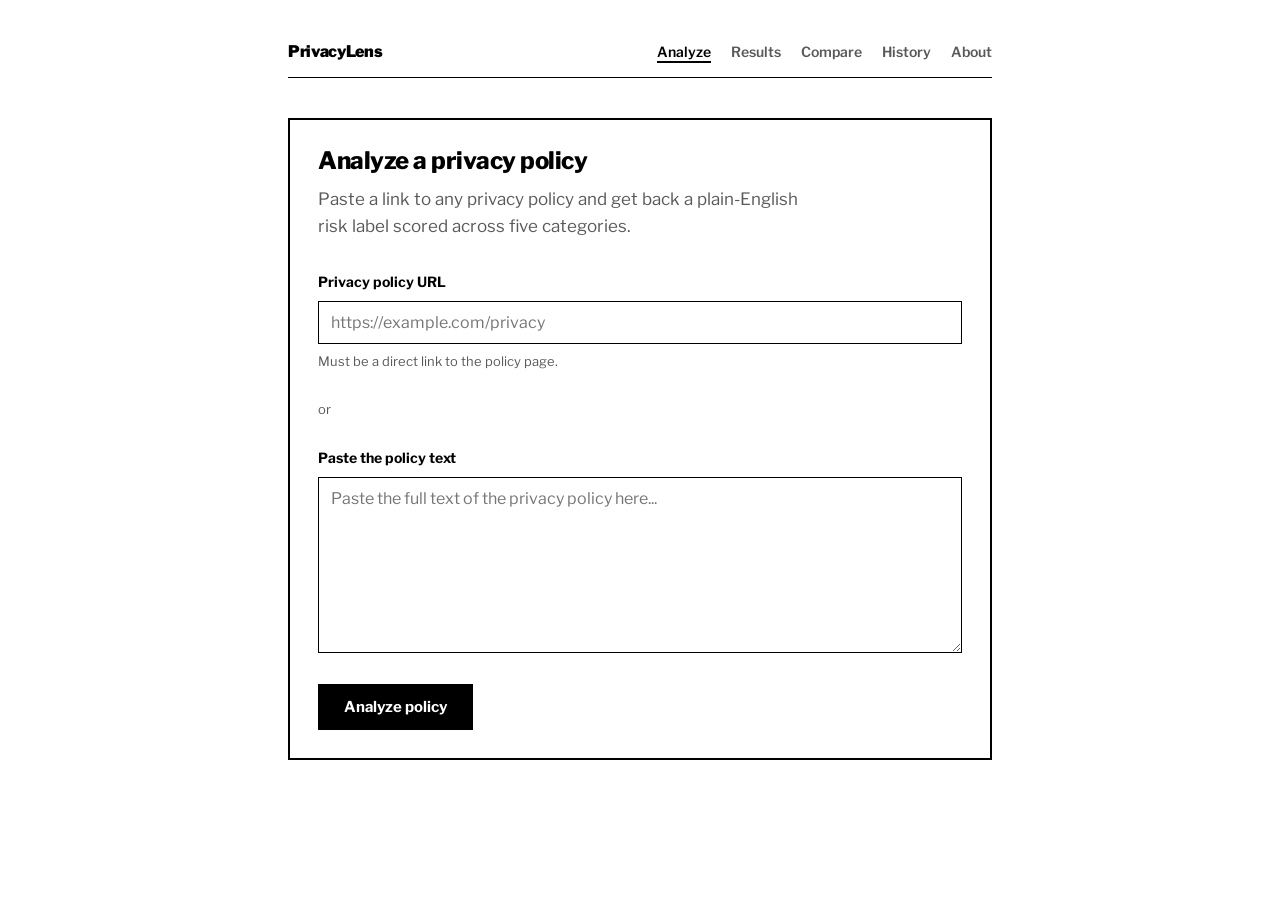
<file: index.html>
<!DOCTYPE html>
<html lang="en">
<head>
  <meta charset="UTF-8">
  <meta name="viewport" content="width=device-width, initial-scale=1">
  <title>PrivacyLens — Analyze a privacy policy</title>
  <link rel="stylesheet" href="css/styles.css">
</head>
<body>

  <nav class="site-nav">
    <a href="index.html" class="brand">PrivacyLens</a>
    <a href="index.html" aria-current="page">Analyze</a>
    <a href="results.html">Results</a>
    <a href="compare.html">Compare</a>
    <a href="history.html">History</a>
    <a href="about.html">About</a>
  </nav>

  <div class="card">

    <h1>Analyze a privacy policy</h1>
    <p class="lede">
      Paste a link to any privacy policy and get back a plain-English
      risk label scored across five categories.
    </p>

    <form id="analyze-form" novalidate>

      <div class="field">
        <label for="policy-url">Privacy policy URL</label>
        <input
          type="url"
          id="policy-url"
          name="url"
          placeholder="https://example.com/privacy">
        <p class="hint">Must be a direct link to the policy page.</p>
        <p class="field-error" id="policy-url-error" hidden></p>
      </div>

      <p class="divider"><span>or</span></p>

      <div class="field">
        <label for="policy-text">Paste the policy text</label>
        <textarea
          id="policy-text"
          name="text"
          rows="8"
          placeholder="Paste the full text of the privacy policy here..."></textarea>
        <p class="field-error" id="policy-text-error" hidden></p>
      </div>

      <button type="submit" class="btn">Analyze policy</button>

    </form>

  </div>

  <script src="js/data.js"></script>
  <script src="js/render.js"></script>
  <script src="js/history.js"></script>
  <script src="js/validate.js"></script>

</body>
</html>
</file>
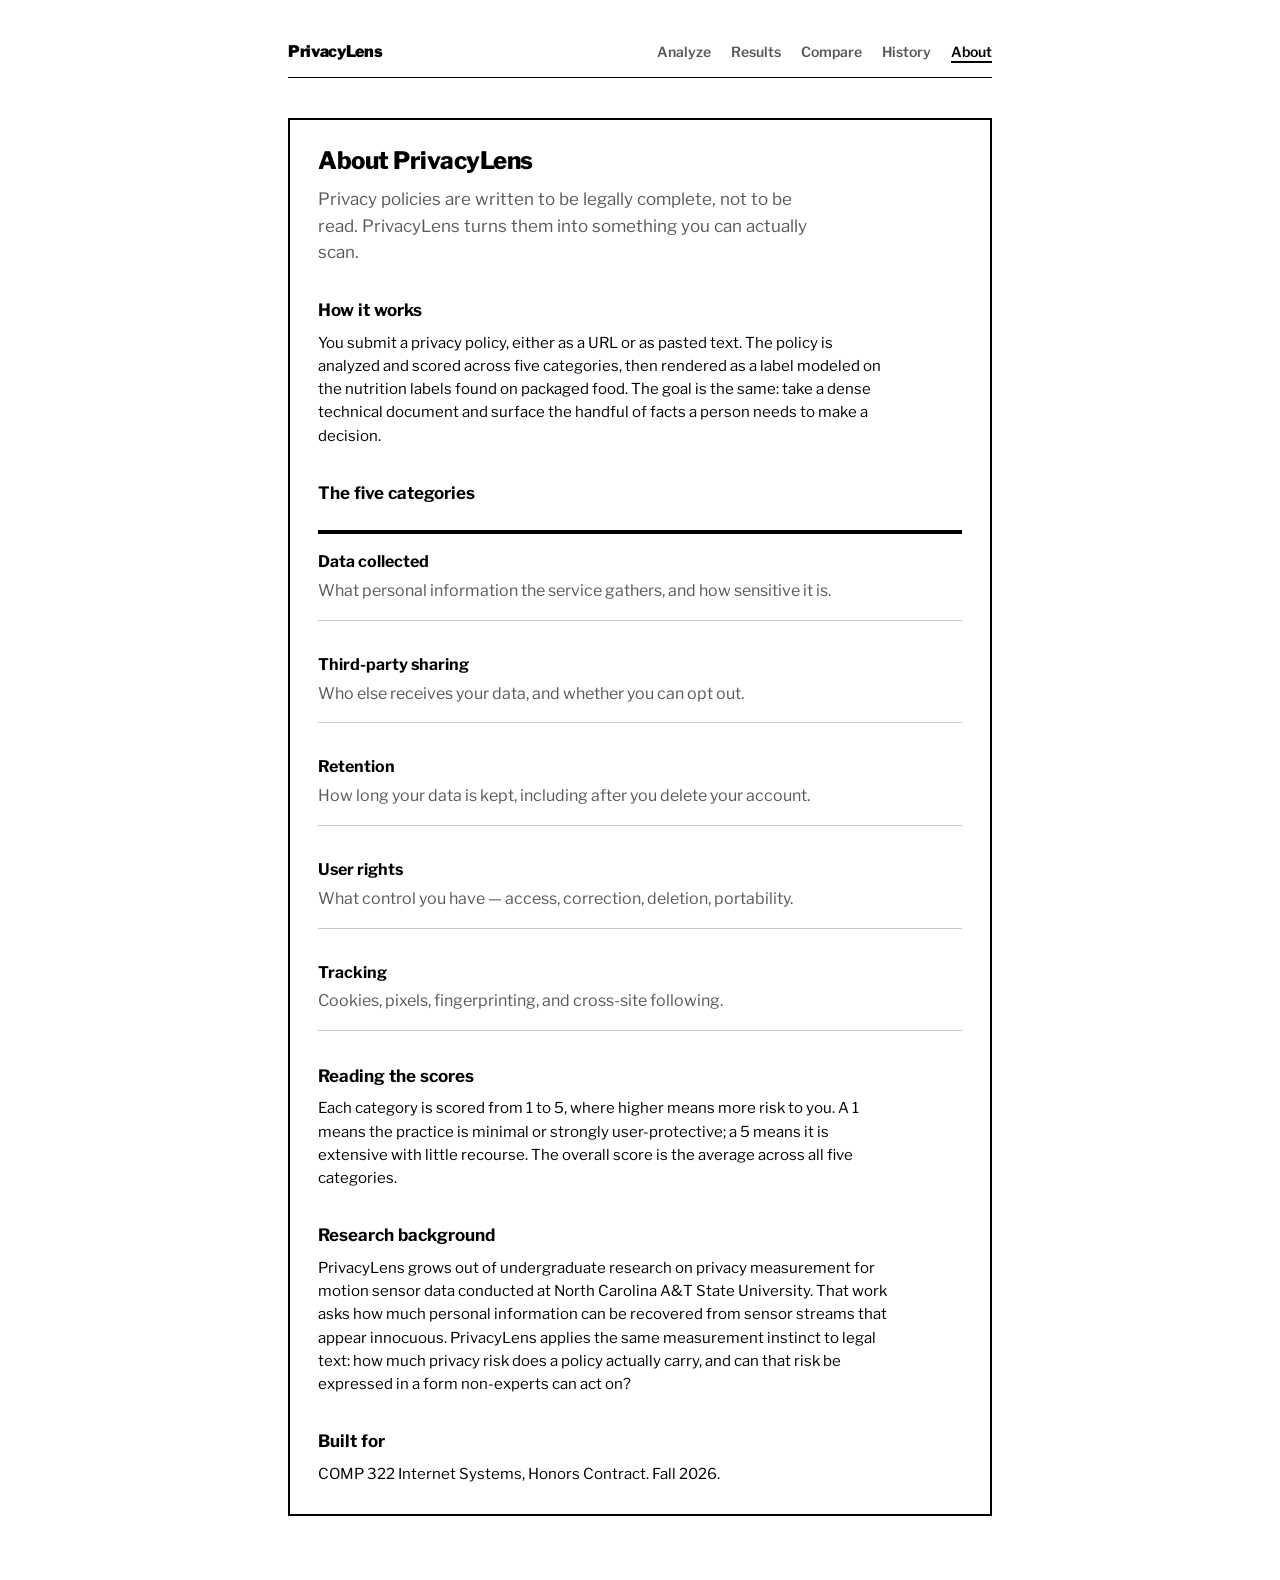
<file: about.html>
<!DOCTYPE html>
<html lang="en">
<head>
  <meta charset="UTF-8">
  <meta name="viewport" content="width=device-width, initial-scale=1">
  <title>PrivacyLens — About</title>
  <link rel="stylesheet" href="css/styles.css">
</head>
<body>

  <nav class="site-nav">
    <a href="index.html" class="brand">PrivacyLens</a>
    <a href="index.html">Analyze</a>
    <a href="results.html">Results</a>
    <a href="compare.html">Compare</a>
    <a href="history.html">History</a>
    <a href="about.html" aria-current="page">About</a>
  </nav>

  <div class="card">

    <h1>About PrivacyLens</h1>
    <p class="lede">
      Privacy policies are written to be legally complete, not to be read.
      PrivacyLens turns them into something you can actually scan.
    </p>

    <h2 class="plain">How it works</h2>
    <p>
      You submit a privacy policy, either as a URL or as pasted text. The
      policy is analyzed and scored across five categories, then rendered
      as a label modeled on the nutrition labels found on packaged food.
      The goal is the same: take a dense technical document and surface the
      handful of facts a person needs to make a decision.
    </p>

    <h2 class="plain">The five categories</h2>
    <dl class="category-defs">
      <dt>Data collected</dt>
      <dd>What personal information the service gathers, and how sensitive it is.</dd>

      <dt>Third-party sharing</dt>
      <dd>Who else receives your data, and whether you can opt out.</dd>

      <dt>Retention</dt>
      <dd>How long your data is kept, including after you delete your account.</dd>

      <dt>User rights</dt>
      <dd>What control you have — access, correction, deletion, portability.</dd>

      <dt>Tracking</dt>
      <dd>Cookies, pixels, fingerprinting, and cross-site following.</dd>
    </dl>

    <h2 class="plain">Reading the scores</h2>
    <p>
      Each category is scored from 1 to 5, where higher means more risk to
      you. A 1 means the practice is minimal or strongly user-protective; a
      5 means it is extensive with little recourse. The overall score is the
      average across all five categories.
    </p>

    <h2 class="plain">Research background</h2>
    <p>
      PrivacyLens grows out of undergraduate research on privacy measurement
      for motion sensor data conducted at North Carolina A&amp;T State
      University. That work asks how much personal information can be
      recovered from sensor streams that appear innocuous. PrivacyLens applies
      the same measurement instinct to legal text: how much privacy risk does
      a policy actually carry, and can that risk be expressed in a form
      non-experts can act on?
    </p>

    <h2 class="plain">Built for</h2>
    <p>
      COMP 322 Internet Systems, Honors Contract. Fall 2026.
    </p>

  </div>

</body>
</html>
</file>
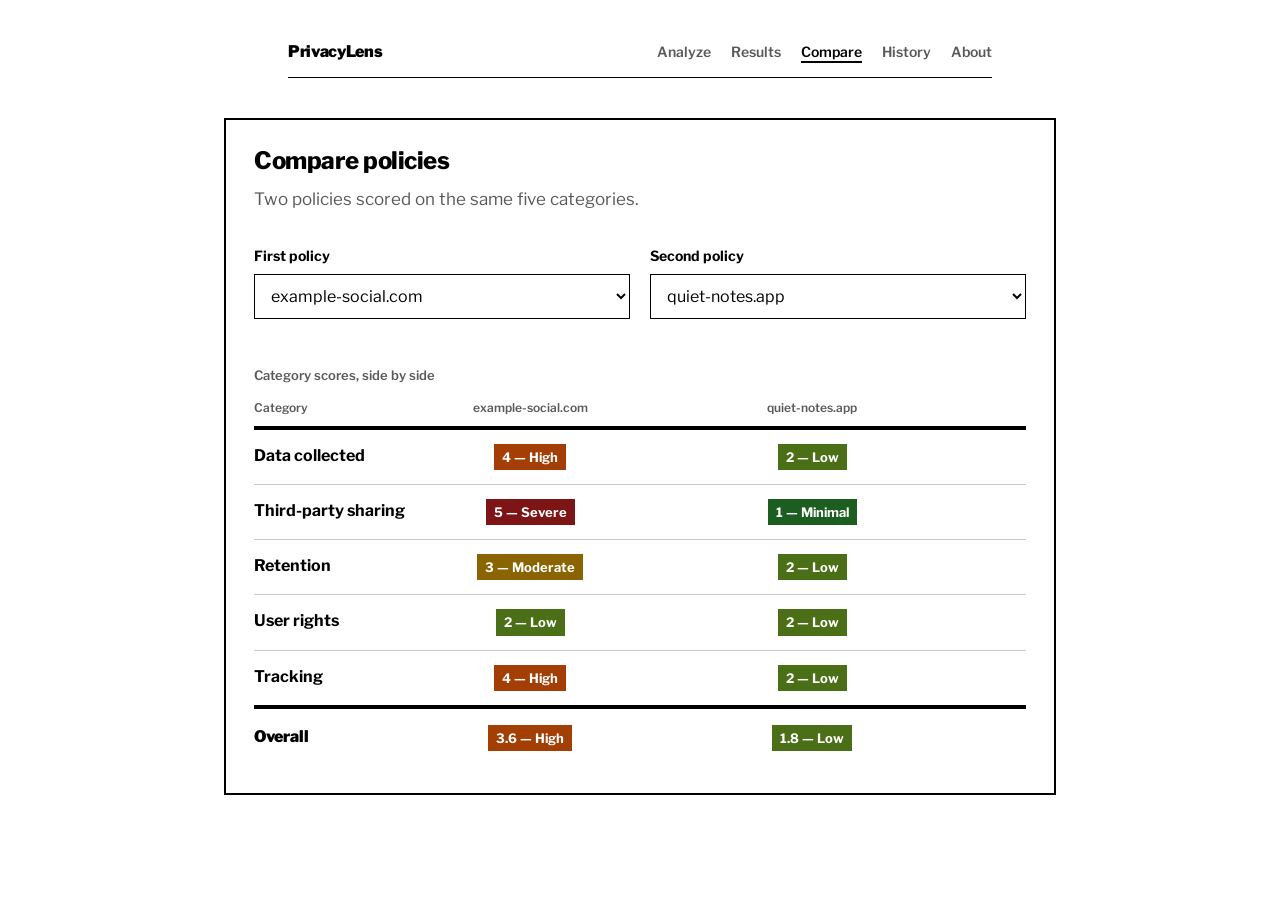
<file: compare.html>
<!DOCTYPE html>
<html lang="en">
<head>
  <meta charset="UTF-8">
  <meta name="viewport" content="width=device-width, initial-scale=1">
  <title>PrivacyLens — Compare</title>
  <link rel="stylesheet" href="css/styles.css">
</head>
<body>

  <nav class="site-nav">
    <a href="index.html" class="brand">PrivacyLens</a>
    <a href="index.html">Analyze</a>
    <a href="results.html">Results</a>
    <a href="compare.html" aria-current="page">Compare</a>
    <a href="history.html">History</a>
    <a href="about.html">About</a>
  </nav>

  <div class="card card-wide">

    <h1>Compare policies</h1>
    <p class="lede">Two policies scored on the same five categories.</p>

    <div id="compare-main">

      <div class="compare-controls">
        <div class="field">
          <label for="left-select">First policy</label>
          <select id="left-select"></select>
        </div>
        <div class="field">
          <label for="right-select">Second policy</label>
          <select id="right-select"></select>
        </div>
      </div>

      <table class="compare-table">
        <caption>Category scores, side by side</caption>
        <thead>
          <tr>
            <th scope="col">Category</th>
            <th scope="col" id="left-heading"></th>
            <th scope="col" id="right-heading"></th>
          </tr>
        </thead>
        <tbody id="compare-rows"></tbody>
      </table>

    </div>

    <div class="empty-state" id="compare-empty" hidden>
      <p class="empty-title">Not enough policies to compare</p>
      <p class="empty-body">
        Analyze at least two policies and you can line them up
        side by side here.
      </p>
      <a href="index.html" class="btn">Analyze a policy</a>
    </div>

  </div>

  <script src="js/data.js"></script>
  <script src="js/render.js"></script>
  <script src="js/history.js"></script>
  <script src="js/compare.js"></script>

</body>
</html>
</file>
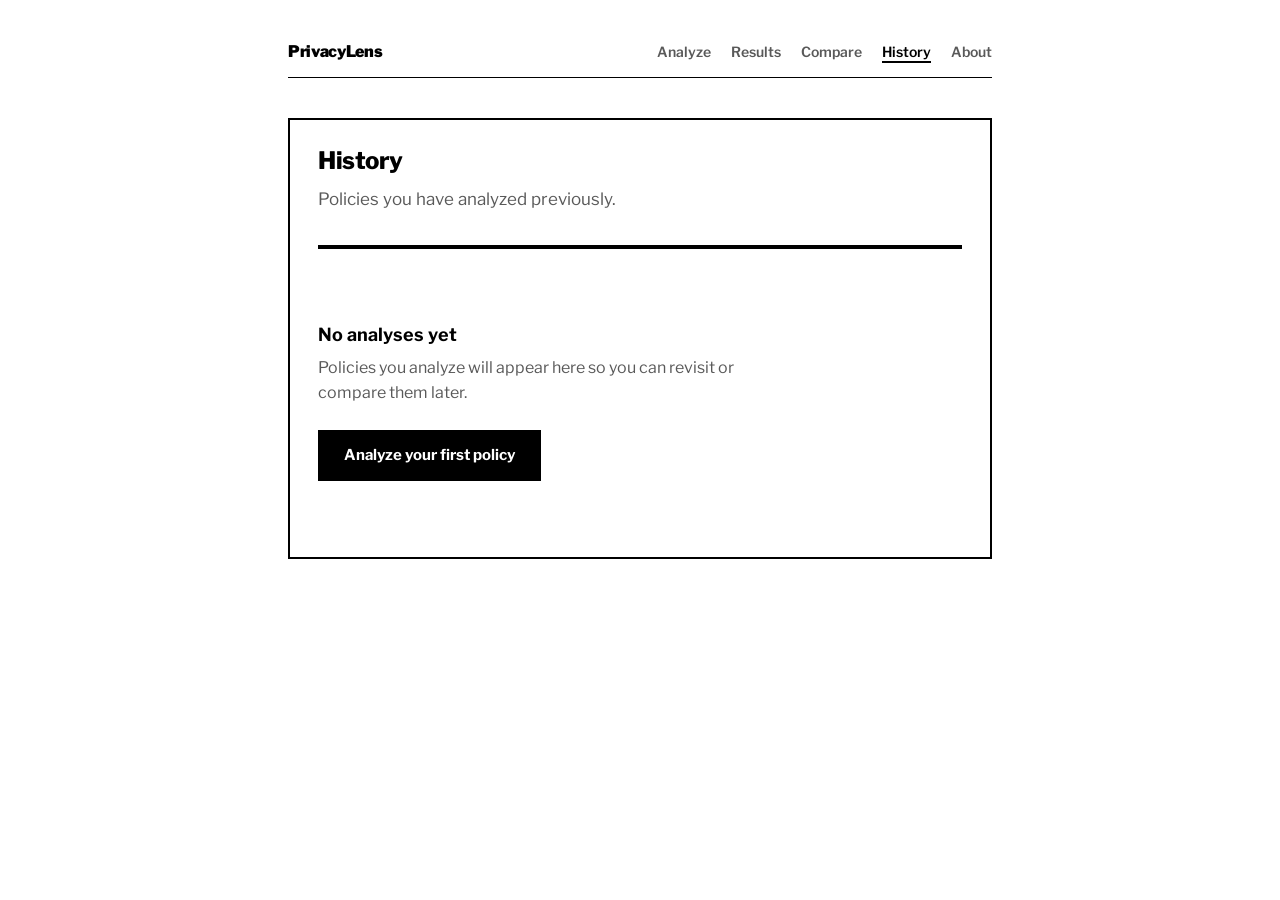
<file: history.html>
<!DOCTYPE html>
<html lang="en">
<head>
  <meta charset="UTF-8">
  <meta name="viewport" content="width=device-width, initial-scale=1">
  <title>PrivacyLens — History</title>
  <link rel="stylesheet" href="css/styles.css">
</head>
<body>

  <nav class="site-nav">
    <a href="index.html" class="brand">PrivacyLens</a>
    <a href="index.html">Analyze</a>
    <a href="results.html">Results</a>
    <a href="compare.html">Compare</a>
    <a href="history.html" aria-current="page">History</a>
    <a href="about.html">About</a>
  </nav>

  <div class="card">

    <h1>History</h1>
    <p class="lede">Policies you have analyzed previously.</p>

    <ul class="history-list" id="history-list"></ul>

    <div class="empty-state" id="history-empty" hidden>
      <p class="empty-title">No analyses yet</p>
      <p class="empty-body">
        Policies you analyze will appear here so you can revisit or
        compare them later.
      </p>
      <a href="index.html" class="btn">Analyze your first policy</a>
    </div>

  </div>

  <script src="js/data.js"></script>
  <script src="js/render.js"></script>
  <script src="js/history.js"></script>

</body>
</html>
</file>
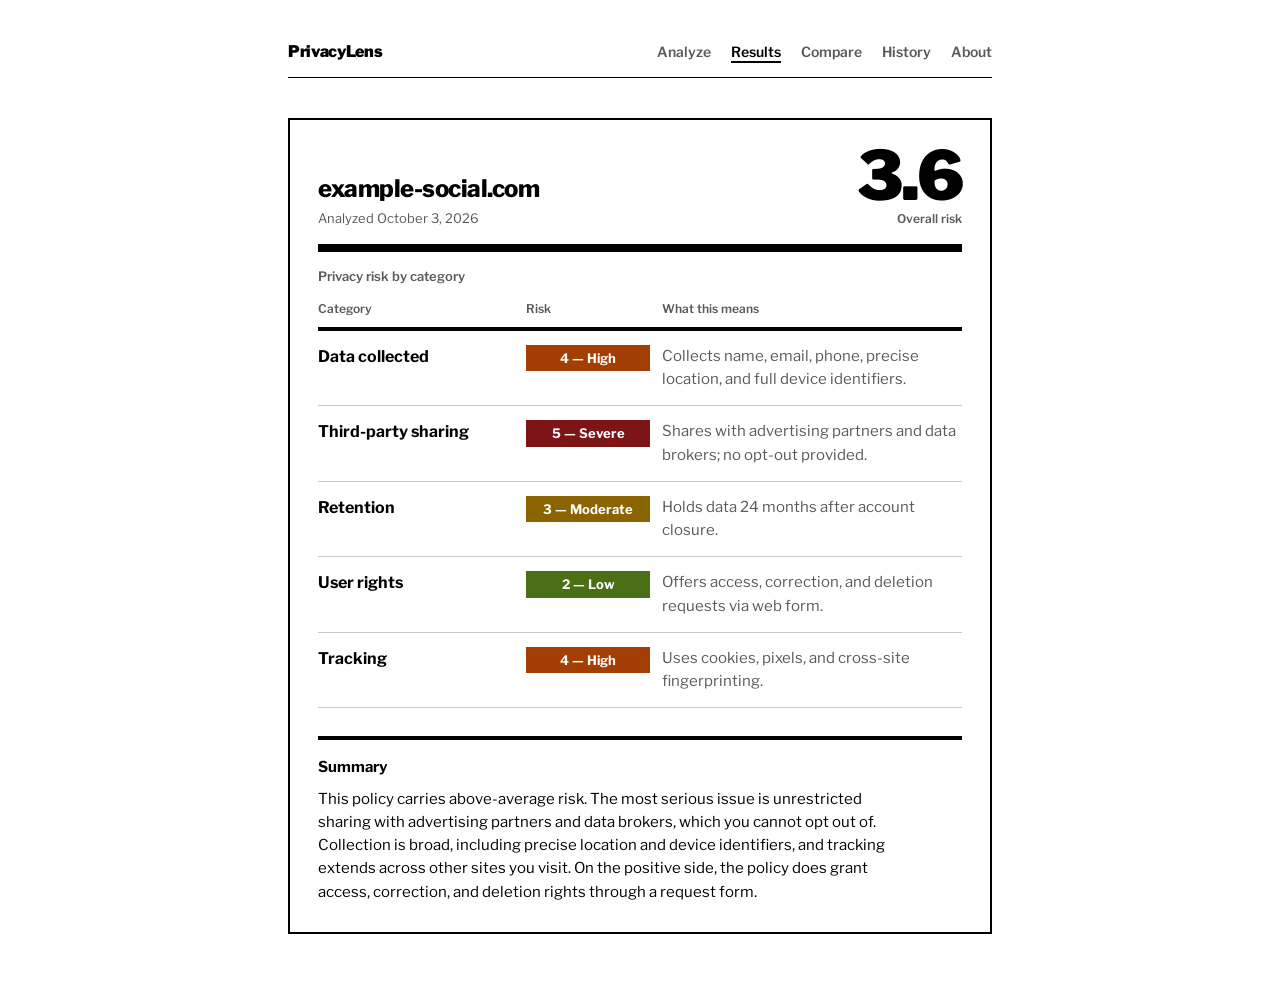
<file: label-demo.html>
<!DOCTYPE html>
<html lang="en">
<head>
  <meta charset="UTF-8">
  <meta name="viewport" content="width=device-width, initial-scale=1">
  <title>PrivacyLens — example-social.com</title>
  <link rel="stylesheet" href="css/styles.css">
</head>
<body>
    <nav class="site-nav">
    <a href="index.html" class="brand">PrivacyLens</a>
    <a href="index.html">Analyze</a>
    <a href="results.html" aria-current="page">Results</a>
    <a href="compare.html">Compare</a>
    <a href="history.html">History</a>
    <a href="about.html">About</a>
  </nav>

  <div class="card">

    <div class="card-header">
      <div>
        <h1>example-social.com</h1>
        <p class="meta">Analyzed October 3, 2026</p>
      </div>
      <div class="score" data-overall="3.6">
        <span class="score-value">3.6</span>
        <span class="score-label">Overall risk</span>
      </div>
    </div>

    <table>
      <caption>Privacy risk by category</caption>
      <thead>
        <tr>
          <th scope="col">Category</th>
          <th scope="col">Risk</th>
          <th scope="col">What this means</th>
        </tr>
      </thead>
      <tbody>
        <tr data-score="4">
          <th scope="row">Data collected</th>
          <td><span class="badge">4 — High</span></td>
          <td>Collects name, email, phone, precise location, and full device identifiers.</td>
        </tr>
        <tr data-score="5">
          <th scope="row">Third-party sharing</th>
          <td><span class="badge">5 — Severe</span></td>
          <td>Shares with advertising partners and data brokers; no opt-out provided.</td>
        </tr>
        <tr data-score="3">
          <th scope="row">Retention</th>
          <td><span class="badge">3 — Moderate</span></td>
          <td>Holds data 24 months after account closure.</td>
        </tr>
        <tr data-score="2">
          <th scope="row">User rights</th>
          <td><span class="badge">2 — Low</span></td>
          <td>Offers access, correction, and deletion requests via web form.</td>
        </tr>
        <tr data-score="4">
          <th scope="row">Tracking</th>
          <td><span class="badge">4 — High</span></td>
          <td>Uses cookies, pixels, and cross-site fingerprinting.</td>
        </tr>
      </tbody>
    </table>

    <h2>Summary</h2>
    <p>
      This policy carries above-average risk. The most serious issue is
      unrestricted sharing with advertising partners and data brokers, which
      you cannot opt out of. Collection is broad, including precise location
      and device identifiers, and tracking extends across other sites you
      visit. On the positive side, the policy does grant access, correction,
      and deletion rights through a request form.
    </p>

  </div>

</body>
</html>
</file>
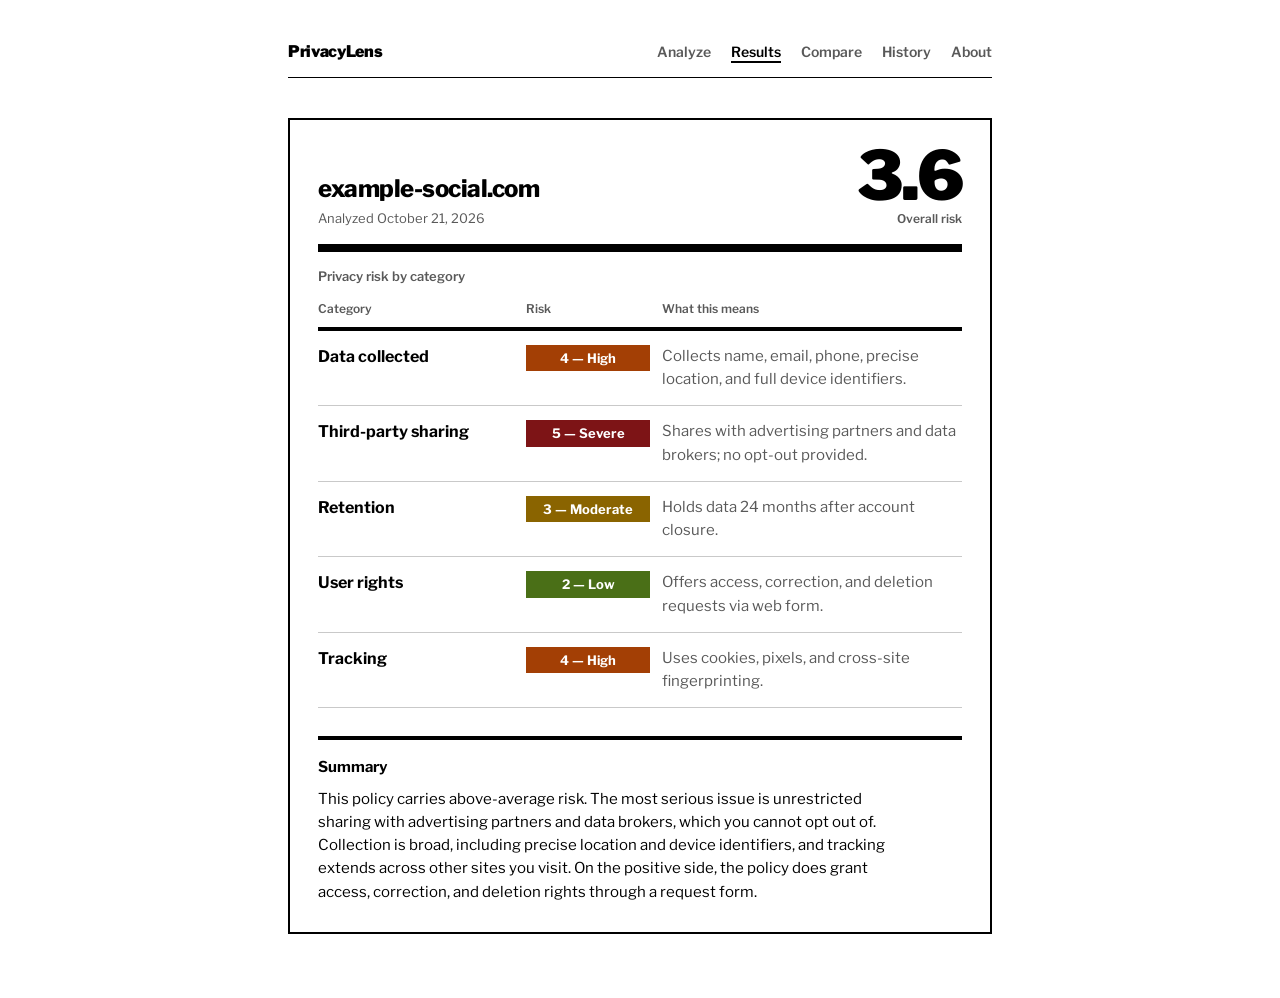
<file: results.html>
<!DOCTYPE html>
<html lang="en">
<head>
  <meta charset="UTF-8">
  <meta name="viewport" content="width=device-width, initial-scale=1">
  <title>PrivacyLens — Results</title>
  <link rel="stylesheet" href="css/styles.css">
</head>
<body>

  <nav class="site-nav">
    <a href="index.html" class="brand">PrivacyLens</a>
    <a href="index.html">Analyze</a>
    <a href="results.html" aria-current="page">Results</a>
    <a href="compare.html">Compare</a>
    <a href="history.html">History</a>
    <a href="about.html">About</a>
  </nav>

  <div class="card">

    <div class="card-header">
      <div>
        <h1 id="site-name"></h1>
        <p class="meta" id="analyzed-date"></p>
      </div>
      <div class="score">
        <span class="score-value" id="overall-score"></span>
        <span class="score-label">Overall risk</span>
      </div>
    </div>

    <table>
      <caption>Privacy risk by category</caption>
      <thead>
        <tr>
          <th scope="col">Category</th>
          <th scope="col">Risk</th>
          <th scope="col">What this means</th>
        </tr>
      </thead>
      <tbody id="category-rows"></tbody>
    </table>

    <h2>Summary</h2>
    <p id="summary-text"></p>

  </div>

  <script src="js/data.js"></script>
  <script src="js/render.js"></script>
  <script>
    const stored = sessionStorage.getItem("currentAnalysis");
    const analysis = stored
      ? JSON.parse(stored)
      : MOCK_ANALYSES["example-social.com"];
    renderAnalysis(analysis);
  </script>

</body>
</html>
</file>
<file: css/styles.css>
@import url('https://fonts.googleapis.com/css2?family=Libre+Franklin:wght@400;600;700;900&display=swap');

/* ============================================================
   PrivacyLens
   Visual language borrowed from the FDA nutrition label:
   rule weight carries hierarchy, type is one family at four
   weights, and color appears only where risk is reported.
   ============================================================ */

:root {
  --ink: #000000;
  --paper: #ffffff;
  --rule: #c9c9c9;
  --quiet: #595959;

  --risk-1: #1b5e20;
  --risk-2: #4a6f17;
  --risk-3: #8a6400;
  --risk-4: #a33f05;
  --risk-5: #7d1416;

  --rule-hair: 1px;
  --rule-mid: 4px;
  --rule-heavy: 8px;
}

* { box-sizing: border-box; }

body {
  margin: 0;
  padding: 2.5rem 1.25rem 4rem;
  background: var(--paper);
  color: var(--ink);
  font-family: "Libre Franklin", "Helvetica Neue", Arial, sans-serif;
  font-size: 1rem;
  line-height: 1.55;
  -webkit-font-smoothing: antialiased;
}

/* ---- Navigation ---- */

.site-nav {
  max-width: 44rem;
  margin: 0 auto 2.5rem;
  display: flex;
  align-items: baseline;
  gap: 1.25rem;
  padding-bottom: 0.75rem;
  border-bottom: var(--rule-hair) solid var(--ink);
}

.site-nav .brand {
  font-weight: 900;
  font-size: 1rem;
  letter-spacing: -0.02em;
  margin-right: auto;
  color: var(--ink);
  text-decoration: none;
}

.site-nav a {
  font-size: 0.875rem;
  font-weight: 600;
  color: var(--quiet);
  text-decoration: none;
}

.site-nav a:hover { color: var(--ink); }

.site-nav a[aria-current="page"] {
  color: var(--ink);
  box-shadow: inset 0 -2px 0 var(--ink);
}

/* ---- The label ---- */

.card {
  max-width: 44rem;
  margin: 0 auto;
  background: var(--paper);
  border: 2px solid var(--ink);
  padding: 1.75rem;
}

.card-wide { max-width: 52rem; }

/* ---- Label header ---- */

.card-header {
  display: flex;
  justify-content: space-between;
  align-items: flex-end;
  gap: 2rem;
  padding-bottom: 1rem;
  border-bottom: var(--rule-heavy) solid var(--ink);
}

h1 {
  margin: 0;
  font-size: 1.5rem;
  font-weight: 800;
  letter-spacing: -0.02em;
  line-height: 1.1;
}

.meta {
  margin: 0.375rem 0 0;
  font-size: 0.8125rem;
  color: var(--quiet);
}

.score {
  display: flex;
  flex-direction: column;
  align-items: flex-end;
  flex-shrink: 0;
}

.score-value {
  font-size: 4.25rem;
  font-weight: 900;
  line-height: 0.82;
  letter-spacing: -0.045em;
}

.score-label {
  font-size: 0.75rem;
  font-weight: 600;
  color: var(--quiet);
  margin-top: 0.375rem;
}

/* ---- Category table ---- */

table {
  width: 100%;
  border-collapse: collapse;
  margin: 0;
}

caption {
  text-align: left;
  font-size: 0.8125rem;
  font-weight: 600;
  color: var(--quiet);
  padding: 0.875rem 0;
}

thead th {
  font-size: 0.75rem;
  font-weight: 600;
  color: var(--quiet);
  text-align: left;
  padding: 0 0 0.5rem;
  border-bottom: var(--rule-mid) solid var(--ink);
}

tbody th,
tbody td {
  text-align: left;
  padding: 0.875rem 0.75rem 0.875rem 0;
  border-bottom: var(--rule-hair) solid var(--rule);
  vertical-align: top;
}

tbody th {
  font-weight: 700;
  width: 11rem;
  padding-right: 1rem;
}

tbody td:last-child {
  color: var(--quiet);
  font-size: 0.9375rem;
  padding-right: 0;
}

/* ---- Risk marks ---- */

.badge {
  display: inline-block;
  padding: 0.1875rem 0.5rem;
  font-size: 0.8125rem;
  font-weight: 700;
  color: var(--paper);
  background: var(--ink);
  white-space: nowrap;
}

[data-score="1"] .badge { background: var(--risk-1); }
[data-score="2"] .badge { background: var(--risk-2); }
[data-score="3"] .badge { background: var(--risk-3); }
[data-score="4"] .badge { background: var(--risk-4); }
[data-score="5"] .badge { background: var(--risk-5); }

/* ---- Summary ---- */

h2 {
  margin: 1.75rem 0 0;
  padding-top: 1rem;
  border-top: var(--rule-mid) solid var(--ink);
  font-size: 0.9375rem;
  font-weight: 700;
}

h2 + p {
  margin: 0.5rem 0 0;
  font-size: 0.9375rem;
  max-width: 36rem;
}

/* ---- Analyze form ---- */

.lede {
  margin: 0.75rem 0 2rem;
  font-size: 1.0625rem;
  color: var(--quiet);
  max-width: 32rem;
}

.field { margin-bottom: 1.5rem; }

.field label {
  display: block;
  font-size: 0.875rem;
  font-weight: 700;
  margin-bottom: 0.5rem;
}

input[type="url"],
textarea,
select {
  width: 100%;
  padding: 0.6875rem 0.75rem;
  border: var(--rule-hair) solid var(--ink);
  border-radius: 0;
  background: var(--paper);
  color: var(--ink);
  font-family: inherit;
  font-size: 1rem;
}

textarea { resize: vertical; }

input[type="url"]:focus,
textarea:focus,
select:focus,
a:focus-visible,
button:focus-visible {
  outline: 3px solid var(--ink);
  outline-offset: 2px;
}

.hint {
  margin: 0.4375rem 0 0;
  font-size: 0.8125rem;
  color: var(--quiet);
}

.field-error {
  margin: 0.4375rem 0 0;
  padding-left: 0.625rem;
  border-left: 3px solid var(--risk-5);
  font-size: 0.8125rem;
  font-weight: 600;
  color: var(--risk-5);
}

[aria-invalid="true"] { border-color: var(--risk-5); }

.divider {
  margin: 1.75rem 0;
  font-size: 0.8125rem;
  color: var(--quiet);
}

.btn {
  display: inline-block;
  padding: 0.75rem 1.5rem;
  border: 2px solid var(--ink);
  border-radius: 0;
  background: var(--ink);
  color: var(--paper);
  font-family: inherit;
  font-size: 0.9375rem;
  font-weight: 700;
  text-decoration: none;
  cursor: pointer;
}

.btn:hover {
  background: var(--paper);
  color: var(--ink);
}

/* ---- History ---- */

.history-list {
  list-style: none;
  margin: 1.5rem 0 0;
  padding: 0;
  border-top: var(--rule-mid) solid var(--ink);
}

.history-item {
  display: flex;
  justify-content: space-between;
  align-items: baseline;
  gap: 1rem;
  padding: 1rem 0;
  border-bottom: var(--rule-hair) solid var(--rule);
}

.history-main {
  display: flex;
  flex-direction: column;
}

.history-site {
  font-weight: 700;
  color: var(--ink);
  text-decoration: none;
}

.history-site:hover { box-shadow: inset 0 -2px 0 var(--ink); }

.history-date {
  font-size: 0.8125rem;
  color: var(--quiet);
}

/* ---- Compare ---- */

.compare-controls {
  display: flex;
  gap: 1.25rem;
  margin-bottom: 2rem;
}

.compare-controls .field {
  flex: 1;
  margin-bottom: 0;
}

.compare-table td {
  text-align: center;
  padding-right: 0;
}

.compare-table thead th + th { text-align: center; }

.compare-total th,
.compare-total td {
  border-top: var(--rule-mid) solid var(--ink);
  border-bottom: none;
  padding-top: 1rem;
  font-weight: 900;
}

/* ---- Definition list ---- */

.category-defs {
  margin: 1.5rem 0 0;
  border-top: var(--rule-mid) solid var(--ink);
}

.category-defs dt {
  font-weight: 700;
  padding-top: 1rem;
}

.category-defs dd {
  margin: 0.25rem 0 1rem;
  padding-bottom: 1rem;
  color: var(--quiet);
  border-bottom: var(--rule-hair) solid var(--rule);
}

/* ---- Empty states ---- */

.empty-state {
  padding: 3rem 0;
  border-top: var(--rule-mid) solid var(--ink);
}

.empty-title {
  margin: 1.5rem 0 0.5rem;
  font-size: 1.125rem;
  font-weight: 700;
}

.empty-body {
  margin: 0 0 1.5rem;
  max-width: 28rem;
  color: var(--quiet);
}

/* ---- Narrow screens ---- */

@media (max-width: 40rem) {

  body { padding: 1.5rem 0.875rem 3rem; }

  .card { padding: 1.125rem; }

  .site-nav {
    flex-wrap: wrap;
    gap: 0.75rem 1rem;
  }

  .site-nav .brand {
    flex-basis: 100%;
    margin-right: 0;
  }

  .card-header {
    flex-direction: column;
    align-items: flex-start;
    gap: 1rem;
  }

  .score { align-items: flex-start; }

  .score-value { font-size: 3.25rem; }

  tbody th {
    width: auto;
    padding-right: 0.75rem;
  }

  .compare-controls { flex-direction: column; gap: 1rem; }

}

@media (prefers-reduced-motion: reduce) {
  * { animation: none !important; transition: none !important; }
}

h2.plain {
  margin: 2rem 0 0.5rem;
  padding-top: 0;
  border-top: none;
  font-size: 1.0625rem;
}

/* Row rhythm fixes */

tbody th {
  width: 13rem;
  hyphens: none;
}

tbody td:nth-child(2) {
  width: 8.5rem;
}

.badge {
  display: block;
  text-align: center;
}

.compare-table .badge {
  display: inline-block;
}
</file>
